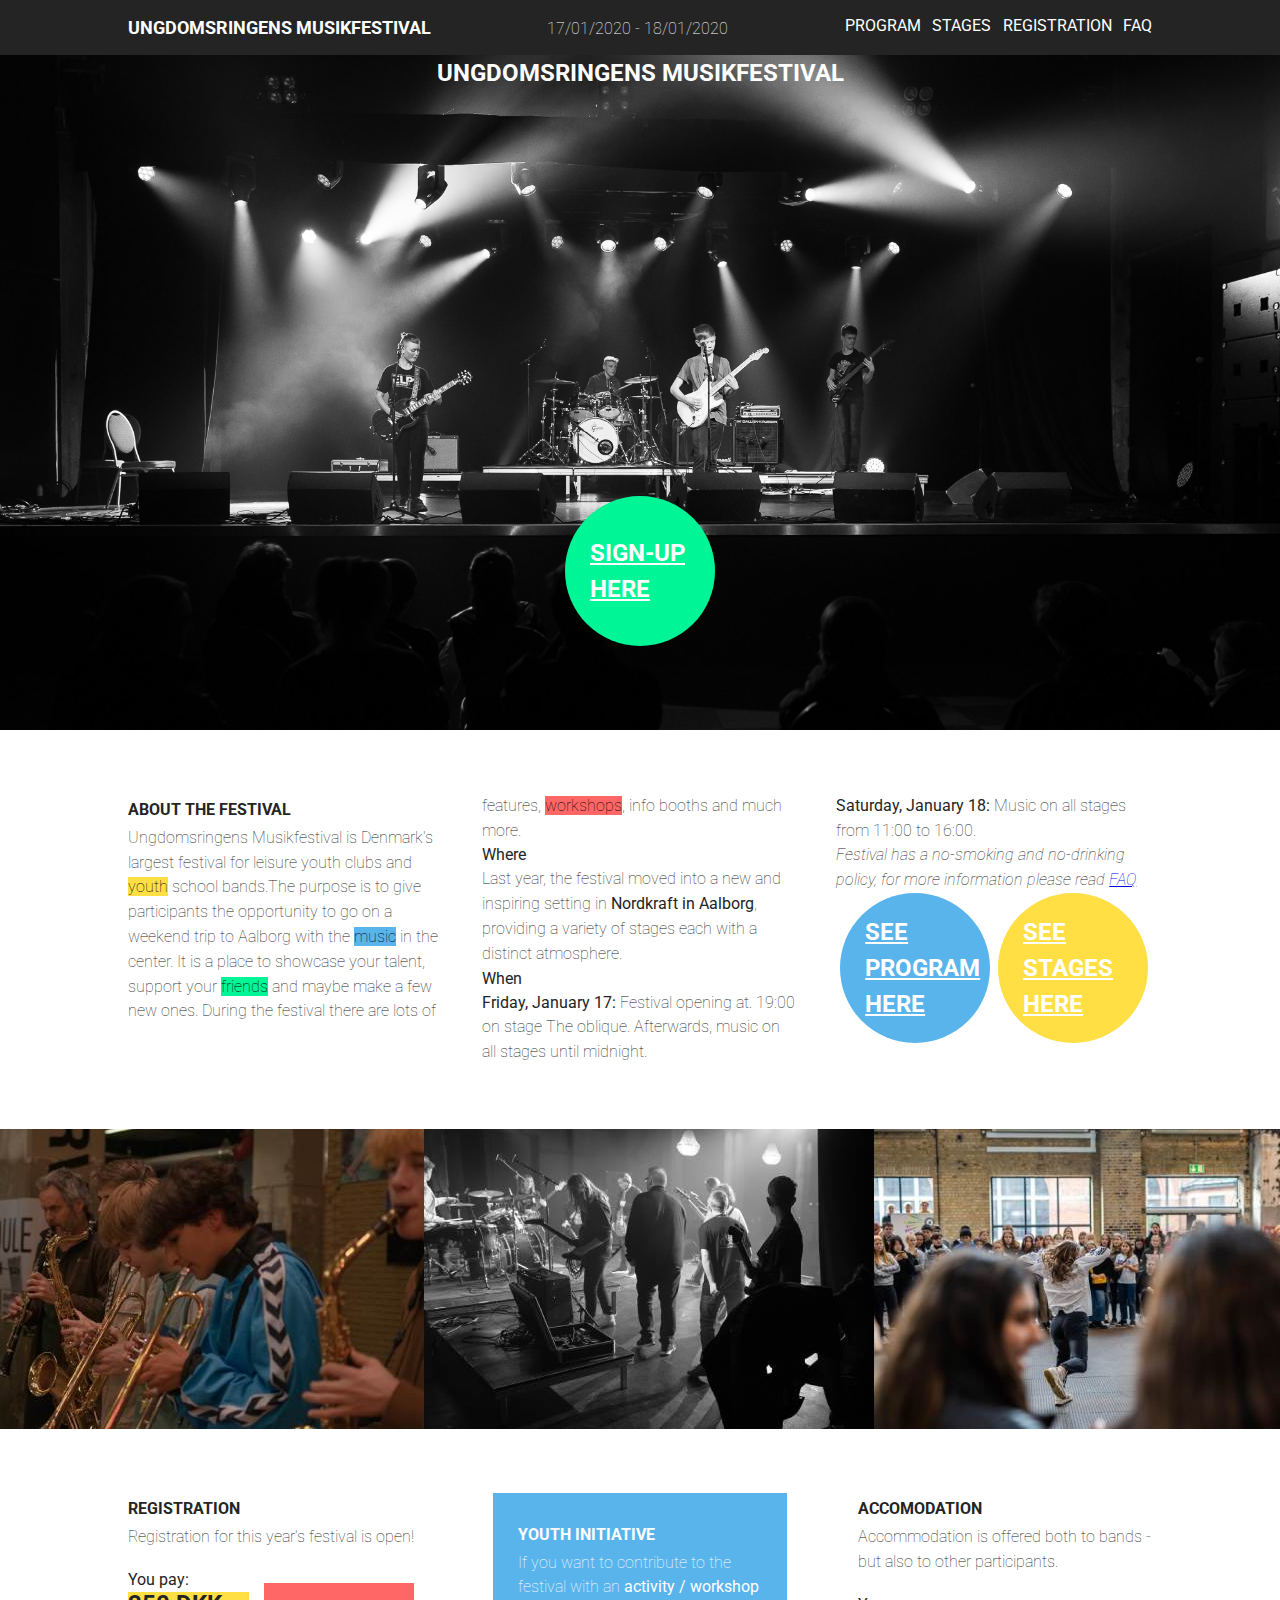
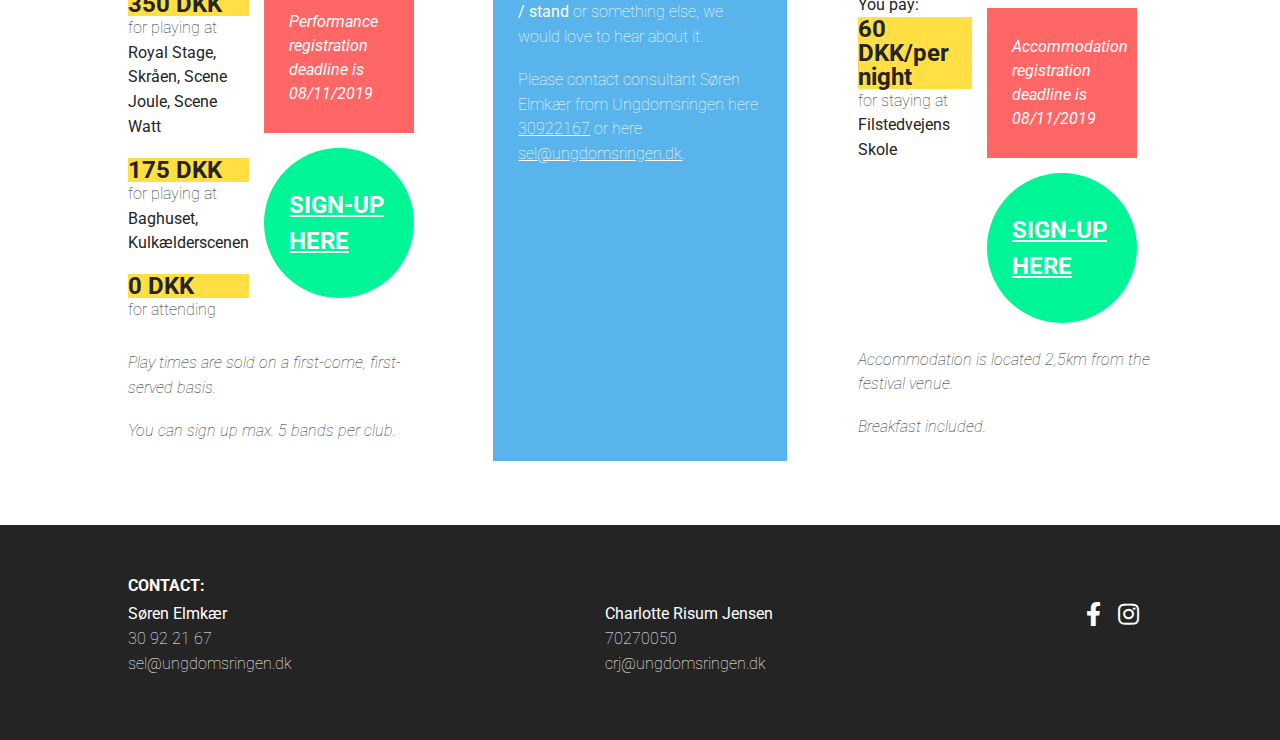
<file: index.html>
<!DOCTYPE html>
<html lang="en">

<head>
    <meta charset="UTF-8">
    <meta name="viewport" content="width=device-width, initial-scale=1.0">
    <meta http-equiv="X-UA-Compatible" content="ie=edge">
    <link href="https://fonts.googleapis.com/css?family=Roboto:300,400,600,700&display=swap" rel="stylesheet">
    <link rel="stylesheet" type="text/css" href="assets/css/all.css">
    <link rel="stylesheet" type="text/css" href="assets/css/styles.css">
    <script src="assets/js/script.js" async defer></script>
    <title>Ungdomsringens Musikfestival</title>
</head>

<body id="body-id">
    <header>
        <a href="#" class="burger" id="menu-btn"><i class="fas fa-bars"></i></a>
        <a href="index.html" class="logo">UNGDOMSRINGENS MUSIKFESTIVAL</a>
        <p>17/01/2020 - 18/01/2020</p>

        <nav>
            <a href="#" id="menu-btn-close"><i class="fas fa-times"></i></a>
            <ul>
                <li> <a href="program.html">PROGRAM</a></li>
                <li> <a href="stages.html">STAGES</a></li>
                <li> <a href="registration.html">REGISTRATION</a></li>
                <li> <a href="faq.html">FAQ</a></li>
            </ul>
        </nav>
    </header>
    <main>
        <section class="hero">
            <h1>UNGDOMSRINGENS MUSIKFESTIVAL</h1>
            <a href="registration.html" class="btn green">SIGN-UP HERE</a>
        </section>

        <section class="about">
            <h2>About the festival</h2>
            <p>Ungdomsringens Musikfestival is Denmark's largest festival for leisure youth clubs and <mark
                    class="yellow">youth</mark> school bands.The purpose is to give participants the opportunity to go
                on a weekend trip to Aalborg with the <mark class="blue">music</mark> in the center. It is a place to
                showcase your talent, support your <mark class="green">friends</mark> and maybe make a few new ones.
                During the festival there are lots of features, <mark class="red">workshops</mark>, info booths and much
                more.</p>

            <h3>Where</h3>
            <p>Last year, the festival moved into a new
                and inspiring setting in <b>Nordkraft in
                    Aalborg</b>, providing a variety of stages each with a distinct atmosphere.</p>

            <h3>When</h3>
            <p><b>Friday, January 17:</b> Festival opening at. 19:00 on stage The oblique. Afterwards, music on all
                stages
                until midnight.
                <br>
                <b>Saturday, January 18:</b> Music on all stages from 11:00 to 16:00.</p>

            <p class="note">Festival has a no-smoking and no-drinking policy, for more information please read <a
                    href="faq.html">FAQ</a></p>

            <div class="links">
                <a href="program.html" class="btn blue">SEE PROGRAM HERE</a>
                <a href="stages.html" class="btn yellow">SEE STAGES HERE</a>
            </div>
        </section>
        <section class="gallery"></section>
        <div class="lp-flex-wrap">
            <section class="registration">
                <h2>Registration</h2>
                <p>Registration for this year's festival is open!</p>
                <div class="signup-molecule">
                    <div>
                        <h3>You pay:</h3>
                        <p class="price">350 DKK</p>
                        <p>for playing at<br>
                            <b>Royal Stage,
                                Skråen,
                                Scene Joule,
                                Scene Watt</b></p>
                        <p class="price">175 DKK</p>
                        <p>for playing at<br>
                            <b>Baghuset,
                                Kulkælderscenen</b></p>
                        <p class="price">0 DKK</p>
                        <p>for attending</p>
                    </div>
                    <div>
                        <div class="box red">Performance
                            registration
                            deadline is
                            08/11/2019</div>
                        <a href="registration.html" class="btn green">SIGN-UP HERE</a>
                    </div>
                </div>
                <p class="note">Play times are sold on a first-come, first-served basis.</p>
                <p class="note">You can sign up max. 5 bands per club.</p>
            </section>
            <section class="initiative">
                <h2>YOUTH INITIATIVE</h2>
                <p>
                    If you want to contribute to the festival with an <b>activity / workshop / stand</b> or something
                    else, we would love to hear about it.
                </p>
                <p>
                    Please contact consultant Søren Elmkær from Ungdomsringen here <a>30922167</a> or here
                    <a>sel@ungdomsringen.dk</a>.
                </p>
            </section>
            <section class="accommodation">
                <h2>Accomodation</h2>
                <p>Accommodation is offered both to bands - but also to other participants.</p>
                <div class="signup-molecule">
                    <div>
                        <h3>You pay:</h3>
                        <p class="price">60 DKK/per night</p>
                        <p>for staying at<br>
                            <b>Filstedvejens Skole</b></p>
                    </div>
                    <div>
                        <div class="box red">Accommodation
                            registration
                            deadline is
                            08/11/2019</div>
                        <a href="registration.html" class="btn green">SIGN-UP HERE</a>
                    </div>
                </div>
                <p class="note">Accommodation is located 2,5km from the festival venue.</p>
                <p class="note">Breakfast included.</p>
            </section>
        </div>
    </main>
    <footer>
        <h2>Contact:</h2>
        <div class="flex">
            <p><b>Søren Elmkær</b><br>
                30 92 21 67<br>
                sel@ungdomsringen.dk</p>

            <p><b>Charlotte Risum Jensen</b><br>
                70270050<br>
                crj@ungdomsringen.dk</p>
            <div>
                <a href="https://www.facebook.com/musikfestival"><i class="fab fa-facebook-f"></i></a>
                <a href="https://www.instagram.com/umf9000/?hl=da"><i class="fab fa-instagram"></i></a>
            </div>

        </div>
    </footer>

</body>

</html>
</file>
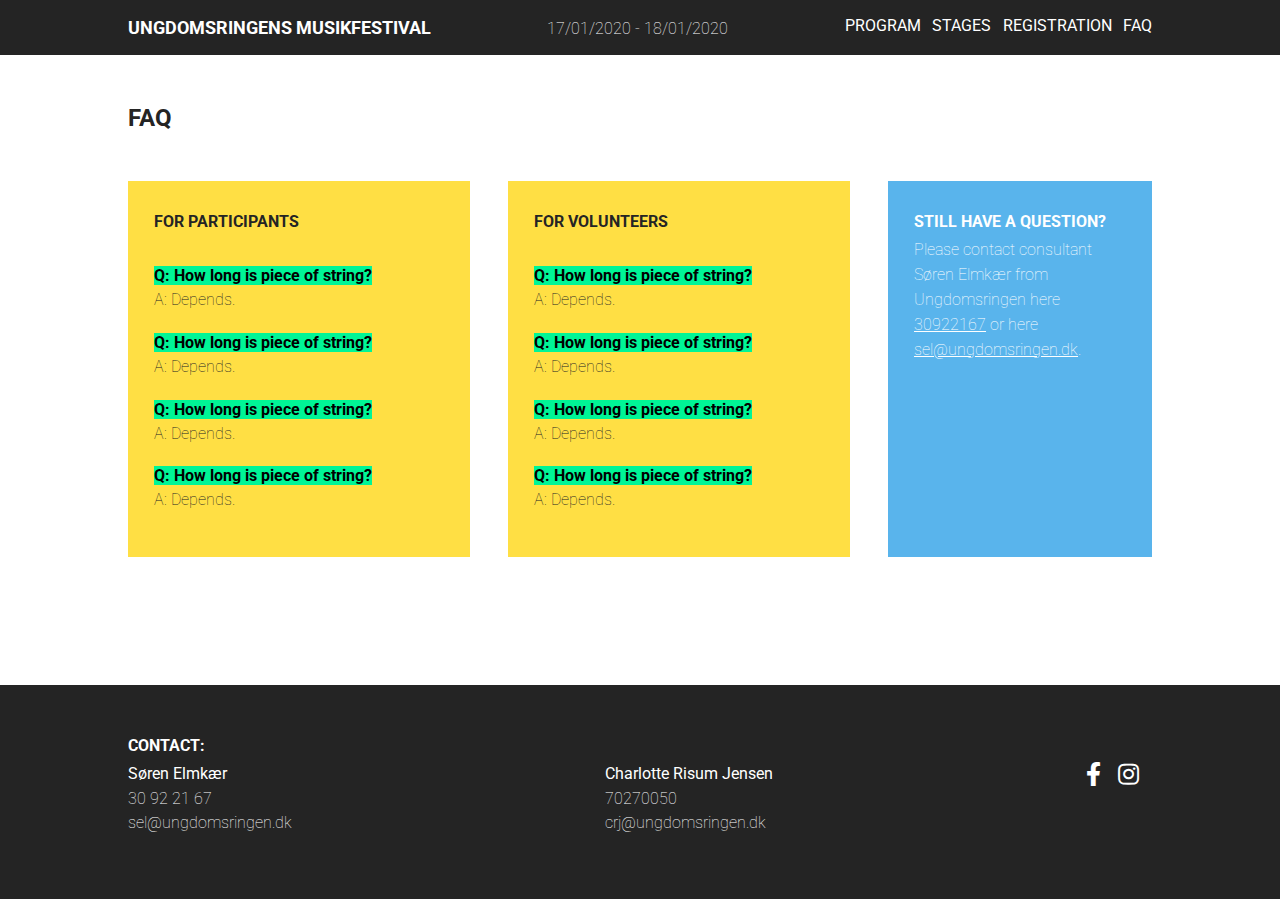
<file: faq.html>
<!DOCTYPE html>
<html lang="en">

<head>
    <meta charset="UTF-8">
    <meta name="viewport" content="width=device-width, initial-scale=1.0">
    <meta http-equiv="X-UA-Compatible" content="ie=edge">
    <link href="https://fonts.googleapis.com/css?family=Roboto:300,400,600,700&display=swap" rel="stylesheet">
    <link rel="stylesheet" type="text/css" href="assets/css/all.css">
    <link rel="stylesheet" type="text/css" href="assets/css/styles.css">
    <script src="assets/js/script.js" async defer></script>
    <title>FAQ - Ungdomsringens Musikfestival</title>
</head>

<body id="body-id">
    <header>
        <a href="#" class="burger" id="menu-btn"><i class="fas fa-bars"></i></a>
        <a href="index.html" class="logo">UNGDOMSRINGENS MUSIKFESTIVAL</a>
        <p>17/01/2020 - 18/01/2020</p>

        <nav>
            <a href="#" id="menu-btn-close"><i class="fas fa-times"></i></a>
            <ul>
                <li> <a href="program.html">PROGRAM</a></li>
                <li> <a href="stages.html">STAGES</a></li>
                <li> <a href="registration.html">REGISTRATION</a></li>
                <li> <a href="faq.html">FAQ</a></li>
            </ul>
        </nav>
    </header>
    <main>
        <section class="otherhero">
            <h1>FAQ</h1>
        </section>

        <section class="faq">
            <section class="faq-box">
                <h2>For participants</h2>
                <h3 class="question"> <mark class="green">Q: How long is piece of string?</mark></h3>
                <p>A: Depends.</p>

                <h3 class="question"> <mark class="green">Q: How long is piece of string?</mark></h3>
                <p>A: Depends.</p>

                <h3 class="question"> <mark class="green">Q: How long is piece of string?</mark></h3>
                <p>A: Depends.</p>

                <h3 class="question"> <mark class="green">Q: How long is piece of string?</mark></h3>
                <p>A: Depends.</p>

            </section>

            <section class="faq-box">
                <h2>For volunteers</h2>

                <h3 class="question"> <mark class="green">Q: How long is piece of string?</mark></h3>
                <p>A: Depends.</p>

                <h3 class="question"> <mark class="green">Q: How long is piece of string?</mark></h3>
                <p>A: Depends.</p>

                <h3 class="question"> <mark class="green">Q: How long is piece of string?</mark></h3>
                <p>A: Depends.</p>

                <h3 class="question"> <mark class="green">Q: How long is piece of string?</mark></h3>
                <p>A: Depends.</p>

            </section>

            <section class="initiative">
                <h2>STILL HAVE A QUESTION?</h2>
                <p>
                    Please contact consultant Søren Elmkær from Ungdomsringen here <a>30922167</a> or here
                    <a>sel@ungdomsringen.dk</a>.
                </p>
            </section>
        </section>

    </main>
    <footer>
        <h2>Contact:</h2>
        <div class="flex">
            <p><b>Søren Elmkær</b><br>
                30 92 21 67<br>
                sel@ungdomsringen.dk</p>

            <p><b>Charlotte Risum Jensen</b><br>
                70270050<br>
                crj@ungdomsringen.dk</p>
            <div>
                <a href="https://www.facebook.com/musikfestival"><i class="fab fa-facebook-f"></i></a>
                <a href="https://www.instagram.com/umf9000/?hl=da"><i class="fab fa-instagram"></i></a>
            </div>

        </div>
    </footer>

</body>

</html>
</file>
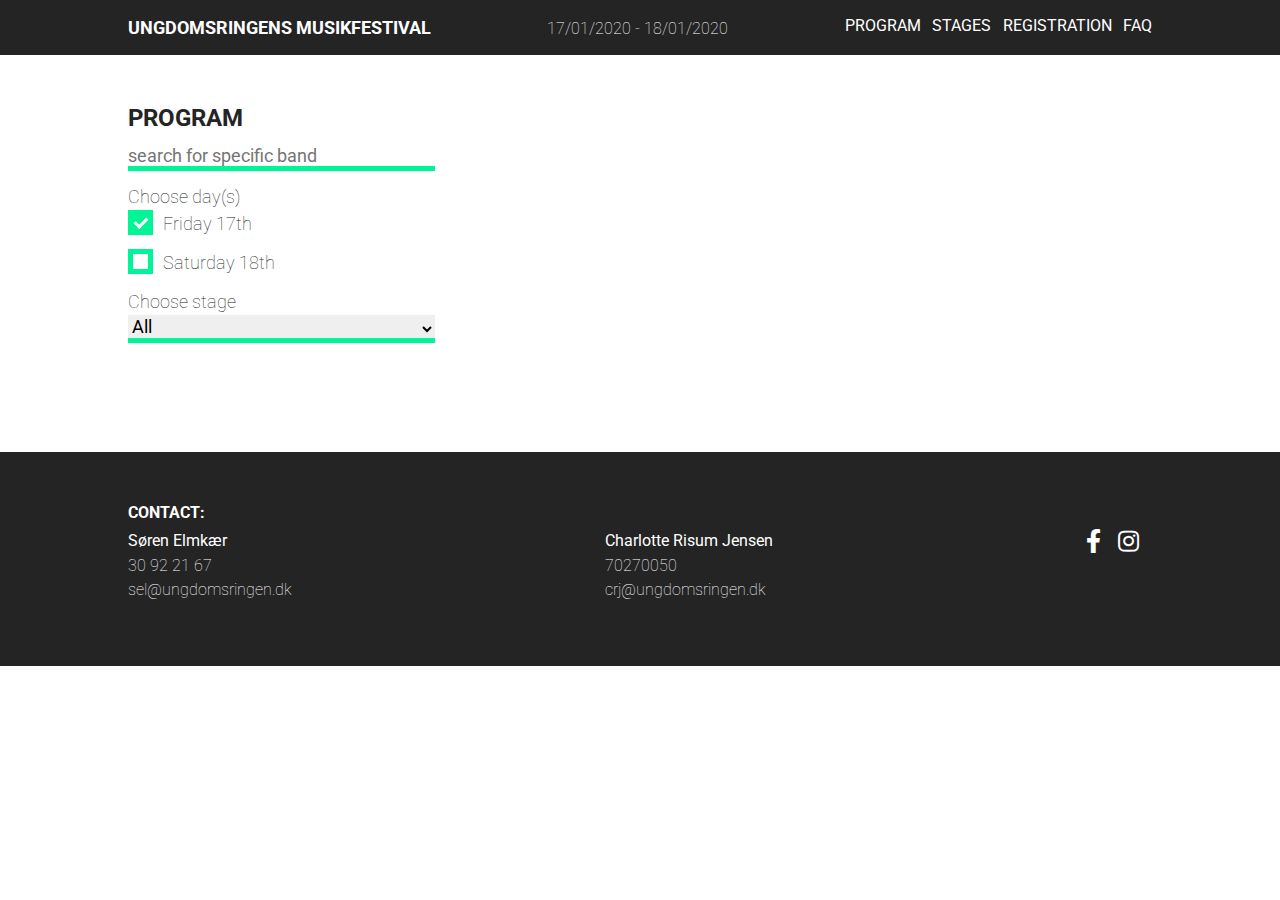
<file: program.html>
<!DOCTYPE html>
<html lang="en">

<head>
    <meta charset="UTF-8">
    <meta name="viewport" content="width=device-width, initial-scale=1.0">
    <meta http-equiv="X-UA-Compatible" content="ie=edge">
    <link href="https://fonts.googleapis.com/css?family=Roboto:300,400,600,700&display=swap" rel="stylesheet">
    <link rel="stylesheet" type="text/css" href="assets/css/all.css">
    <link rel="stylesheet" type="text/css" href="assets/css/styles.css">
    <script src="assets/js/script.js" async defer></script>
    <title>PROGRAM - Ungdomsringens Musikfestival</title>
</head>

<body id="body-id">
    <header>
        <a href="#" class="burger" id="menu-btn"><i class="fas fa-bars"></i></a>
        <a href="index.html" class="logo">UNGDOMSRINGENS MUSIKFESTIVAL</a>
        <p>17/01/2020 - 18/01/2020</p>

        <nav>
            <a href="#" id="menu-btn-close"><i class="fas fa-times"></i></a>
            <ul>
                <li> <a href="program.html">PROGRAM</a></li>
                <li> <a href="stages.html">STAGES</a></li>
                <li> <a href="registration.html">REGISTRATION</a></li>
                <li> <a href="faq.html">FAQ</a></li>
            </ul>
        </nav>
    </header>
    <main>
        <section class="otherhero">
            <h1>PROGRAM</h1>
            <div class="filters">
                <div>
                    <div>
                        <input type="search" id="searchInput" placeholder="search for specific band">
                    </div>
            <label>Choose day(s)</label>
            <label class="cb-container" >Friday 17th
                <input type="checkbox" value="1" id="friday" checked="checked">
                <span class="checkmark"></span>
              </label>
              <label class="cb-container">Saturday 18th
                <input type="checkbox" value="2" id="saturday">
                <span class="checkmark"></span>
              </label>
            <label>Choose stage</label>
            <select id="stage-selector-ddl">
                <option value="-1">All</option>
            </select>
        </div>
        </div>
        </section>
        <section class="line-up" id="performances-wrap">

        </section>
        <section id="modal-panel">
            <article id="band-details" data-id="123">
                &nbsp;
                <a href="#" id="details-btn-close"><i class="fas fa-times"></i></a>
                <div class="flex-wrap">
                <div class="teaser-container">
                    <div class="band-pic">
                        <div class="box red">Friday<br>19:00</div>
                    </div>
                    <div class="band-teaser-text">
                    <label class="club"><mark class="blue">Ungdomklub<br>Odense, Denmark</mark></label>
                    <label><mark class="green">Royal stage</mark></label>
                    <h2><mark class="yellow">Mediocre hair day</mark></h2>
                    </div>
                </div>
                <div class="description-container">
                <p class="band-description">Lorem ipsum dolor sit amet, consectetur adipiscing elit. Sed dapibus nisl dolor, a aliquet justo malesuada nec. Maecenas convallis mattis  </p>
                <div class="band-parameters">
                <h3>Genre:</h3>
                <p>Folk-rock</p>
                <h3>Age range:</h3>
                <p>15 - 17</p>
                <h3>Experience level:</h3>
                <p>Newbies</p>
            </div>
                <div class="some">
                    <a href=""><i class="fab fa-facebook-f"></i></a>
                    <a href=""><i class="fab fa-instagram"></i></a>
                    <a href=""><i class="fab fa-youtube-square"></i></a>
                </div>
            </div>
        </div>
            </article>
        </section>
    </main>
    <footer>
        <h2>Contact:</h2>
        <div class="flex">
        <p><b>Søren Elmkær</b><br>
        30 92 21 67<br>
        sel@ungdomsringen.dk</p>

        <p><b>Charlotte Risum Jensen</b><br>
        70270050<br>
        crj@ungdomsringen.dk</p>
        <div>
            <a href=""><i class="fab fa-facebook-f"></i></a>
            <a href=""><i class="fab fa-instagram"></i></a>
        </div>
        
    </div>
    </footer>

</body>

</html>
</file>
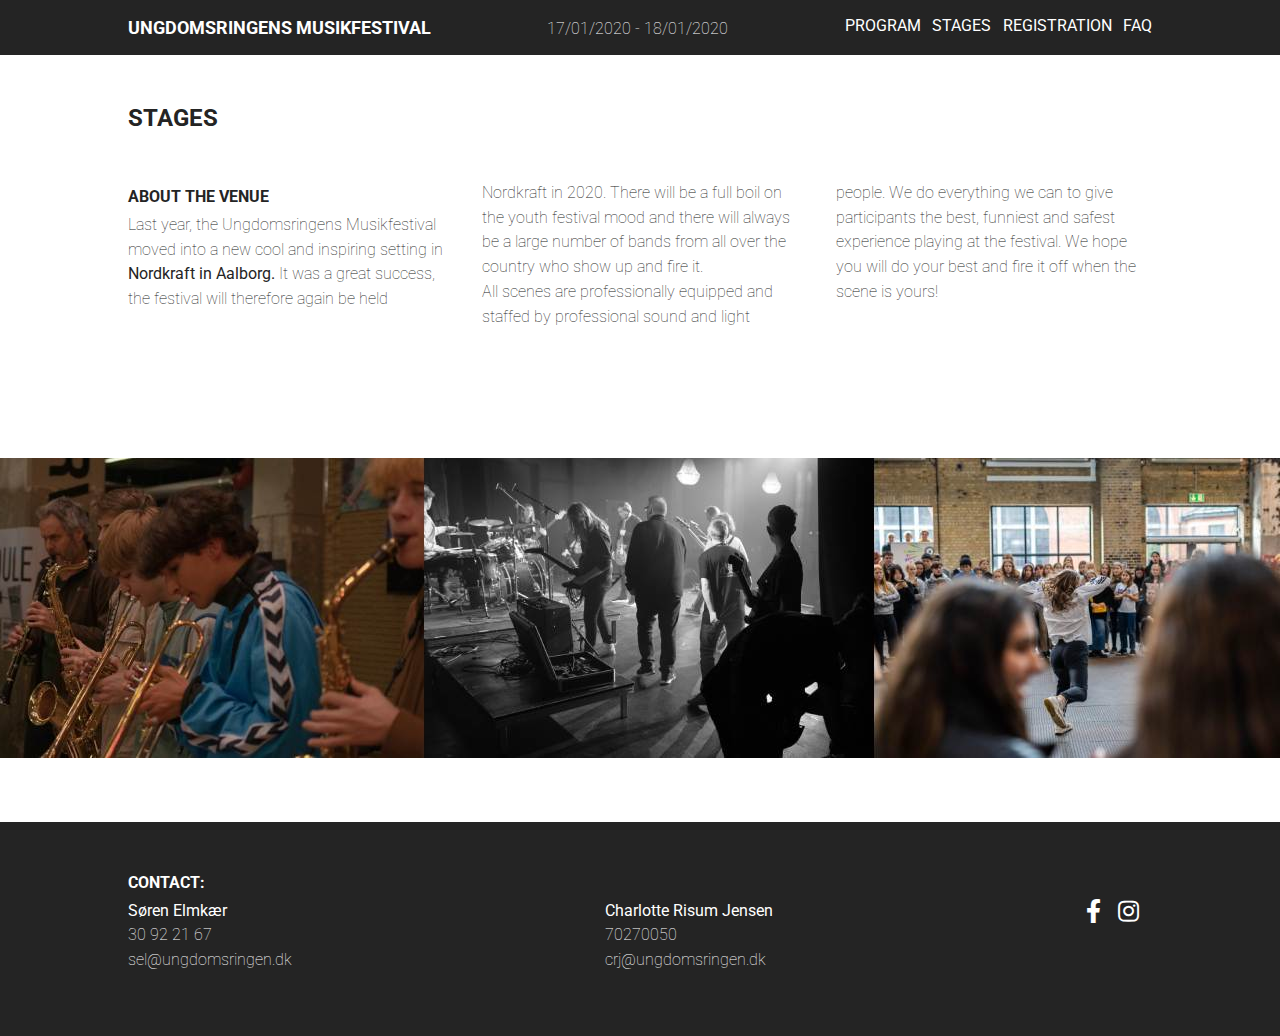
<file: stages.html>
<!DOCTYPE html>
<html lang="en">

<head>
    <meta charset="UTF-8">
    <meta name="viewport" content="width=device-width, initial-scale=1.0">
    <meta http-equiv="X-UA-Compatible" content="ie=edge">
    <link href="https://fonts.googleapis.com/css?family=Roboto:300,400,600,700&display=swap" rel="stylesheet">
    <link rel="stylesheet" type="text/css" href="assets/css/all.css">
    <link rel="stylesheet" type="text/css" href="assets/css/styles.css">
    <script src="assets/js/script.js" async defer></script>
    <title>STAGES - Ungdomsringens Musikfestival</title>
</head>

<body id="body-id">
    <header>
        <a href="#" class="burger" id="menu-btn"><i class="fas fa-bars"></i></a>
        <a href="index.html" class="logo">UNGDOMSRINGENS MUSIKFESTIVAL</a>
        <p>17/01/2020 - 18/01/2020</p>

        <nav>
            <a href="#" id="menu-btn-close"><i class="fas fa-times"></i></a>
            <ul>
                <li> <a href="program.html">PROGRAM</a></li>
                <li> <a href="stages.html">STAGES</a></li>
                <li> <a href="registration.html">REGISTRATION</a></li>
                <li> <a href="faq.html">FAQ</a></li>
            </ul>
        </nav>
    </header>
    <main>
        <section class="otherhero">
            <h1>STAGES</h1>
        </section>

        <section class="about">
            <h2>About the venue</h2>
            <p>Last year, the Ungdomsringens Musikfestival moved into a new cool and inspiring setting in <b>Nordkraft
                    in Aalborg.</b> It was a great success, the festival will therefore again be held Nordkraft in 2020.
                There will be a full boil on the youth festival mood and there will always be a large number of bands
                from all over the country who show up and fire it. </p>
            <p>All scenes are professionally equipped and staffed by professional sound and light people. We do
                everything we can to give participants the best, funniest and safest experience playing at the festival.
                We hope you will do your best and fire it off when the scene is yours!</p>
        </section>
        <section class="line-up" id="stages-wrap">

        </section>
        <section class="gallery">

        </section>

    </main>
    <footer>
        <h2>Contact:</h2>
        <div class="flex">
            <p><b>Søren Elmkær</b><br>
                30 92 21 67<br>
                sel@ungdomsringen.dk</p>

            <p><b>Charlotte Risum Jensen</b><br>
                70270050<br>
                crj@ungdomsringen.dk</p>
            <div>
                <a href="https://www.facebook.com/musikfestival"><i class="fab fa-facebook-f"></i></a>
                <a href="https://www.instagram.com/umf9000/?hl=da"><i class="fab fa-instagram"></i></a>
            </div>

        </div>
    </footer>

</body>

</html>
</file>
<file: assets/css/styles.css>
/*general css for mobile*/

* {
    box-sizing: border-box;
}

body {
    font-size: 16px;
    line-height: 1.5;
    margin: 0;
    padding: 0;
    font-family: 'Roboto', sans-serif;
    color: var(--black);
}

section {
    margin-bottom: 10vw;
}

:root {
    --purple: #242424;
    --blue: rgb(89, 180, 236);
    --green: #00F596;
    --yellow: #FFDF44;
    --red: #FF6767;
    --white: #FFFFFF;
    --black: #242424;
}

h1, h2, h3, h4, p {
    margin: 0 5vw;
}

h1 {
    color: var(--white);
    text-align: center;
    text-transform: uppercase;
    font-size: 1.5rem;
    font-weight: bolder;
}

h2 {
    text-transform: uppercase;
    font-size: 1rem;
    font-weight: bold;
    line-height: 2;
}

h3 {
    font-weight: normal;
    font-size: 1rem;
    margin-bottom: 1vh;
}

p {
    font-size: 1rem;
    font-weight: lighter;
    line-height: 1.55;
}

section p {
    margin-bottom: 2vh;
}

.note {
    font-style: italic;
}

.price {
    font-weight: bold;
    font-size: 1.5rem;
    line-height: 1;
    background-color: var(--yellow);
    margin-bottom: 0;
}

.red {
    background-color: var(--red);
}

.yellow {
    background-color: var(--yellow);
}

.green {
    background-color: var(--green);
}

.blue {
    background-color: var(--blue);
}

.active {
    display: block !important;
}

/*----------------------------buttons and boxes---------------------------------*/

.btn, .box {
    font-size: 1.5rem;
    font-weight: bolder;
    color: var(--white);
    text-decoration: underline;
    display: flex;
    flex-direction: column;
    justify-content: center;
    border-radius: 100%;
    height: 150px;
    width: 150px;
    margin: 15px;
    padding-left: 25px;
    cursor: pointer;
    transition: all .2s ease-in-out;
}

.box {
    border-radius: 0;
    text-decoration: none;
    font-size: 1rem;
    font-style: oblique;
    font-weight: normal;
    cursor: initial;
}

.btn:hover {
    transform: scale(1.1);
}

/*----------------------------header and nav---------------------------------*/

.logo {
    display: block;
    text-decoration: none;
    font-weight: bolder;
    color: var(--white);
}

.burger {
    float: left;
    margin-top: 2vh;
}

header i {
    font-size: 1.25rem;
    color: var(--white);
}

header {
    background-color: var(--purple);
    color: var(--white);
    padding: 1vh 5vw;
    text-align: center;
}

nav {
    z-index: 2;
    position: fixed;
    top: 0;
    left: 0;
    transform: translateX(200%);
    width: 100vw;
    height: 100vh;
    background-color: var(--purple);
    transition: all .3s ease-out;
    padding-top: 15vw;
}

.nav-active nav {
    transform: translateX(0);
    opacity: 1;
}

.nav-active #menu-btn {
    opacity: 0;
}

#menu-btn {
    transition: opacity .3s ease-out;
}

#menu-btn-close i {
    display: inline-block;
    position: absolute;
    top: 5%;
    left: 7%;
    transform: translate(-50%, -50%);
}

.nav-active nav {
    transform: translateX(0);
    opacity: 1;
}

.nav-active #menu-btn {
    opacity: 0;
}

nav ul {
    display: block;
    padding: 0 4%;
    margin: 10% 0;
}

nav ul li {
    display: block;
}

nav ul li a {
    display: block;
    color: var(--white);
    text-decoration: none;
    padding: 12% 10% 12% 0;
}

nav ul li:last-child {
    border: none;
}

/*----------------------------footer---------------------------------*/

footer {
    color: var(--white);
    background-color: var(--purple);
    padding: 5vw 0;
}

footer p {
    margin-bottom: 2vh;
}

footer i {
    color: var(--white);
    font-size: 1.5rem;
    margin: 5vw;
    margin-right: 1vw;
}

/*----------------------------landing page---------------------------------*/

.hero {
    height: 50vh;
    background-color: var(--black);
    background-image: url(../images/hero.jpg);
    background-size: cover;
    background-position: center;
    margin-bottom: 5vw;
}

.hero .btn {
    margin: 0 auto;
    margin-top: 15vh;
}

.links {
    display: flex;
    justify-content: space-around;
}

.gallery {
    height: 50vh;
    background-color: var(--black);
    background-image: url(../images/gallery-mobile.jpg);
    background-size: cover;
}

.signup-molecule {
    display: flex;
    margin-bottom: 10px;
}

.initiative {
    color: var(--white);
    background-color: var(--blue);
    margin: 5vw;
    margin-bottom: 5vh;
    padding: 10px 5px;
}

.initiative a {
    text-decoration: underline;
}

/*----------------------------program page---------------------------------*/

.otherhero {
    padding: 0;
    margin: 5vh 5vw;
}

.otherhero h1 {
    margin: 0;
    color: var(--black);
    text-align: left;
}

.filters label {
    font-weight: lighter;
}

.filters input[type='checkbox'] {
    width: 30px;
    height: 10px;
    border: 2px solid green;
}

.cb-container {
    display: block;
    position: relative;
    padding-left: 35px;
    margin-bottom: 12px;
    cursor: pointer;
    user-select: none;
}

.cb-container input {
    position: absolute;
    opacity: 0;
    cursor: pointer;
    height: 0;
    width: 0;
}

.checkmark {
    position: absolute;
    top: 0;
    left: 0;
    height: 25px;
    width: 25px;
    border: 5px solid var(--green);
}

.cb-container input:checked~.checkmark {
    background-color: var(--green);
}

.checkmark:after {
    content: "";
    position: absolute;
    display: none;
}

.cb-container input:checked~.checkmark:after {
    display: block;
}

.cb-container .checkmark:after {
    left: 4px;
    top: 0px;
    width: 5px;
    height: 10px;
    border: solid white;
    border-width: 0 3px 3px 0;
    transform: rotate(45deg);
}

.filters input[type='search'] {
    height: 20px;
    width: 100%;
    padding: 20px 0 10px 0;
    margin-bottom: 12px;
    font: inherit;
}

.filters select {
    font: inherit;
}

.line-up {
    margin: 0 5vw;
}

.band-teaser {
    color: var(--white);
    background-color: var(--purple);
    height: 40vh;
    margin-bottom: 5vw;
}

.band-teaser div {
    padding: 10px;
}

.band-teaser-text h2 {
    margin: 0;
}

.band-pic .box {
    height: 75px;
    width: 75px;
    margin: 0 0 2vw 0;
    padding: 5px;
    align-self: flex-end;
}

.band-pic {
    background-image: url(../images/bandpics/mediocre-hair-day.jpg);
    background-size: contain;
    background-repeat: no-repeat;
    width: 100%;
    height: 30vh;
    display: flex;
    flex-direction: row;
}

.band-teaser-text {
    position: relative;
}

.club {
    color: var(--white);
    position: absolute;
    bottom: 15px;
    right: 10px;
    text-align: right;
    font-size: 0.75rem;
}

#modal-panel {
    display: none;
    position: fixed;
    background-color: rgba(0, 0, 0, 0.5);
    /* 50% opacity, black overlay */
    width: 100vw;
    height: 100vh;
    top: 0;
    left: 0;
    right: 0;
    margin: auto;
}

#band-details {
    display: block;
    position: absolute;
    background-color: var(--white);
    left: 0;
    right: 0;
    top: 10vh;
    margin: auto;
    width: 90vw;
    height: 85vh;
    padding: 5vw;
}

.band-description {
    color: var(--black);
    padding: 0;
    margin: 0;
    height: 12vh;
    overflow: scroll;
}

#band-details>* {
    margin: 0;
}

#band-details .some {
    position: absolute;
    bottom: 5vw;
    right: 5vw;
    font-size: 1.5rem;
    color: var(--purple);
}

#band-details .band-parameters {
    position: absolute;
    bottom: 5vw;
    left: 5vw;
}

#band-details .band-parameters>* {
    margin: 0;
}

#band-details .some i {
    margin-left: 15px;
    color: var(--purple);
}

#details-btn-close {
    font-size: 1.5rem;
    color: var(--black);
    float: right;
}

/*----------------------------registration page---------------------------------*/

form {
    margin: 0 5vw;
}

input {
    display: block;
}

form label {
    font-weight: lighter;
}

fieldset {
    border: none;
    margin-bottom: 5vh;
    padding: 0;
}

input, select {
    font-weight: bolder;
    width: 100%;
    border: none;
    border-bottom: 5px solid var(--green);
}

input[type="submit"], input[type="reset"] {
    border-bottom: none;
}

textarea {
    width: 100%;
    height: 30vh;
    border: none;
}

.padding {
    padding: 2vh 0;
}

.rb-container {
    display: block;
    position: relative;
    padding-left: 35px;
    margin-bottom: 12px;
    cursor: pointer;
}

.rb-container input {
    position: absolute;
    opacity: 0;
    cursor: pointer;
    height: 0;
    width: 0;
}

.rb-checkmark {
    position: absolute;
    top: 0;
    left: 0;
    height: 25px;
    width: 25px;
    border: 5px solid var(--green);
    border-radius: 50%;
}

.rb-container input:checked~.rb-checkmark {
    background-color: var(--green);
}

/*----------------------------stages page---------------------------------*/

.stage-molecule {
    color: var(--white);
    background-color: var(--black);
    margin-bottom: 5vw;
    display: flex;
    flex-direction: column;
}

.stage-molecule div {
    padding: 10px;
    align-self: flex-end;
}

.stage-molecule p {
    color: var(--white);
}

.stage-pic {
    height: 35vh;
    width: 100%;
    background-image: url(../images/stages/royal/royal1.jpg);
    background-size: contain;
    background-repeat: no-repeat;
}

.stage-pic .box {
    height: 100px;
    width: 100px;
}

/*----------------------------faq page---------------------------------*/

.faq-box {
    background-color: var(--yellow);
    margin: 5vw;
    padding: 5vw 0;
}

.faq-box h2 {
    margin-bottom: 5vw;
}

.question {
    font-weight: bold;
}

/* style for tablet (portrait) and upwards */

@media screen and (min-width: 768px) {
    /*general css for desktop*/
    body {
        font-size: 18px;
    }
    /*----------------------------header and nav---------------------------------*/
    header {
        padding: 1.5vh 10vw;
        display: block;
    }
    header p {
        display: inline-block;
        margin: 0 auto;
    }
    .logo {
        float: left;
    }
    nav {
        position: relative;
        transform: translateX(0);
        float: right;
        width: 30%;
        height: auto;
        transition: none;
        padding-top: 0;
    }
    #menu-btn {
        display: none;
    }
    #menu-btn-close i {
        display: none;
    }
    nav ul {
        display: flex;
        justify-content: space-between;
        padding: 0;
        margin: 0;
        font-size: 1rem;
    }
    nav ul li {
        display: inline-block;
        border-bottom: none;
    }
    nav ul li a {
        display: inline-block;
        padding: 0;
    }
    nav ul li a:hover {
        color: var(--black);
        background-color: var(--yellow);
    }
    /*----------------------------footer---------------------------------*/
    footer {
        padding: 5vh 10vw;
    }
    footer * {
        margin: 0;
        padding: 0;
    }
    footer .flex {
        display: flex;
        justify-content: space-between;
    }
    footer a i {
        margin: 0;
        padding: 0;
        margin-right: 1vw;
        font-size: 1.5rem;
    }
    footer a i:hover {
        color: var(--yellow);
    }
    /*----------------------------landing page---------------------------------*/
    section {
        margin-bottom: 5vw;
    }
    section * {
        margin: 0;
    }
    .hero {
        height: 75vh;
    }
    .hero .btn {
        margin-top: 45vh;
    }
    .about {
        column-count: 3;
        column-gap: 3vw;
        margin: 0 10vw 5vw 10vw;
    }
    .about * {
        margin: 0;
    }
    .lp-flex-wrap {
        display: flex;
        flex-wrap: wrap;
        justify-content: space-between;
        margin: 0 10vw 5vw 10vw;
    }
    .registration, .initiative, .accommodation {
        width: 23vw;
        margin: 0;
    }
    .initiative {
        padding: 2vw;
    }
    .gallery {
        background-image: url(../images/desktop-gallery.jpg);
        background-position: center;
        display: block;
        height: 300px;
    }
    /*----------------------------program page---------------------------------*/
    .otherhero {
        padding: 0;
        margin: 5vh 10vw;
    }
    .otherhero h1 {
        color: var(--black);
        text-align: left;
    }
    .filters input[type='search'], .filters select {
        width: 24vw;
    }
    .filters select {
        display: block;
    }
    .line-up {
        display: flex;
        flex-wrap: wrap;
        justify-content: space-between;
        margin: 0 10vw 5vw 10vw;
    }
    .band-teaser {
        width: 30%;
        transition: all .2s ease-in-out;
        cursor: pointer;
    }
    .band-teaser:hover {
        transform: scale(1.1);
    }
    .band-pic .box {
        margin: 0 0 1.3vw 0;
    }
    #band-details {
        width: 70vw;
    }
    .band-description {
        width: 50%;
    }
    #band-details .teaser-container {
        width: 60%;
    }
    #band-details .description-container {
        width: 30%;
        height: 100%;
    }
    .band-description {
        margin: 0;
        width: 20vw;
        position: absolute;
        top: 5vw;
        left: 43vw;
        height: auto;
        overflow: hidden;
    }
    #band-details .band-parameters {
        bottom: 5vw;
        left: 43vw;
    }
    #band-details .teaser-container .band-pic {
        background-size: cover;
        height: 40vh;
    }
    #band-details .flex-wrap {
        display: flex;
    }
    #band-details .band-teaser-text {
        position: absolute;
        bottom: 5vw;
        width: 50%;
    }
    #band-details .box {
        margin: 0 0 -6vw 0;
    }
    /*----------------------------registration page---------------------------------*/
    .signup {
        margin: 0 10vw 10vw 10vw;
    }
    .performance-signup, .accommodation-signup {
        display: flex;
        flex-direction: row-reverse;
        justify-content: space-between;
    }
    form {
        width: 35vw;
    }
    .rules {
        width: 40vw;
        display: flex;
        flex-direction: row-reverse;
        justify-content: space-between;
    }
    .rules .signup-molecule {
        width: 15vw;
    }
    .notes {
        width: 20vw;
    }
    .notes .initiative {
        width: unset;
    }
    fieldset {
        margin-top: 3vh;
    }
    /*----------------------------stages page---------------------------------*/
    .stage-molecule {
        width: 30%;
    }
    .stage-pic .box {
        margin: ;
    }
    /*----------------------------faq page---------------------------------*/
    .faq {
        display: flex;
        margin: 0 10vw 10vw 10vw;
    }
    .faq-box {
        margin: 0 3vw 0 0;
        padding: 2vw 2vw;
        width: 30vw;
    }
    .faq-box h2 {
        margin-bottom: 2vw;
    }
</file>
